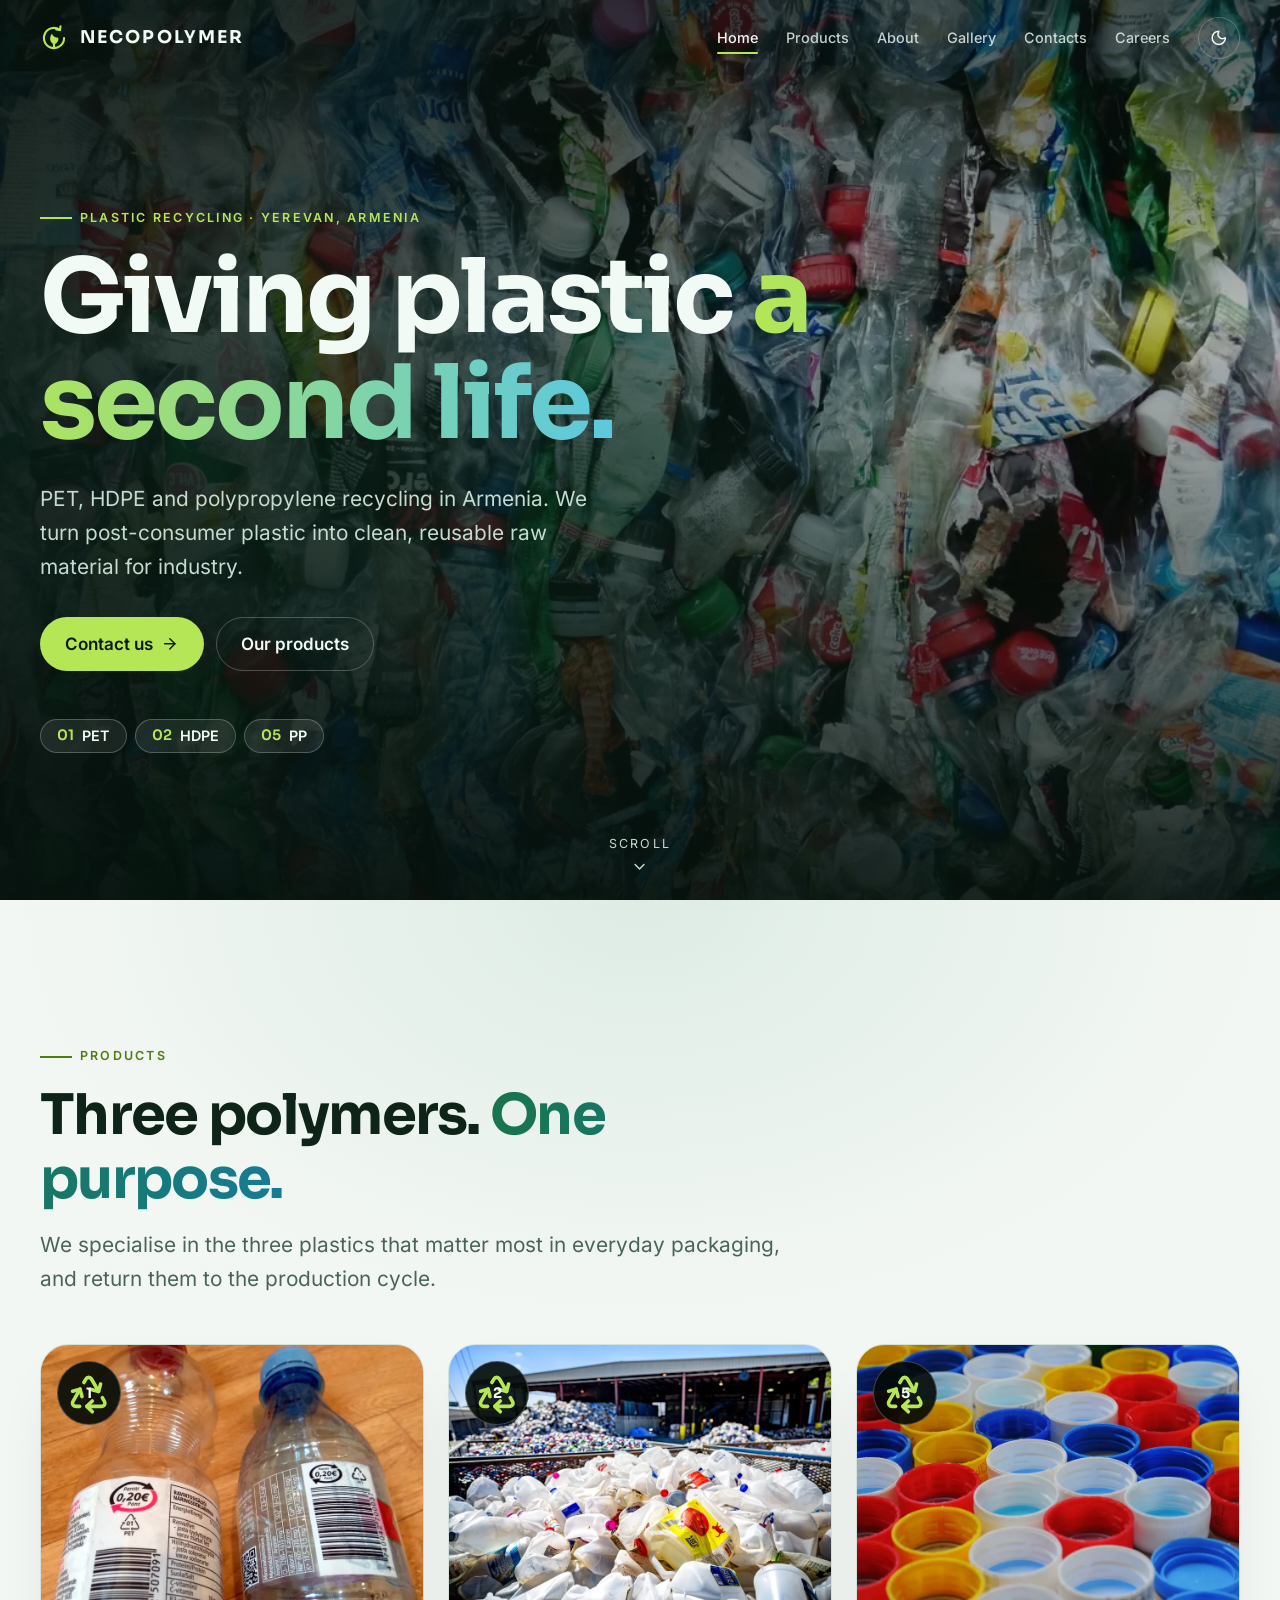
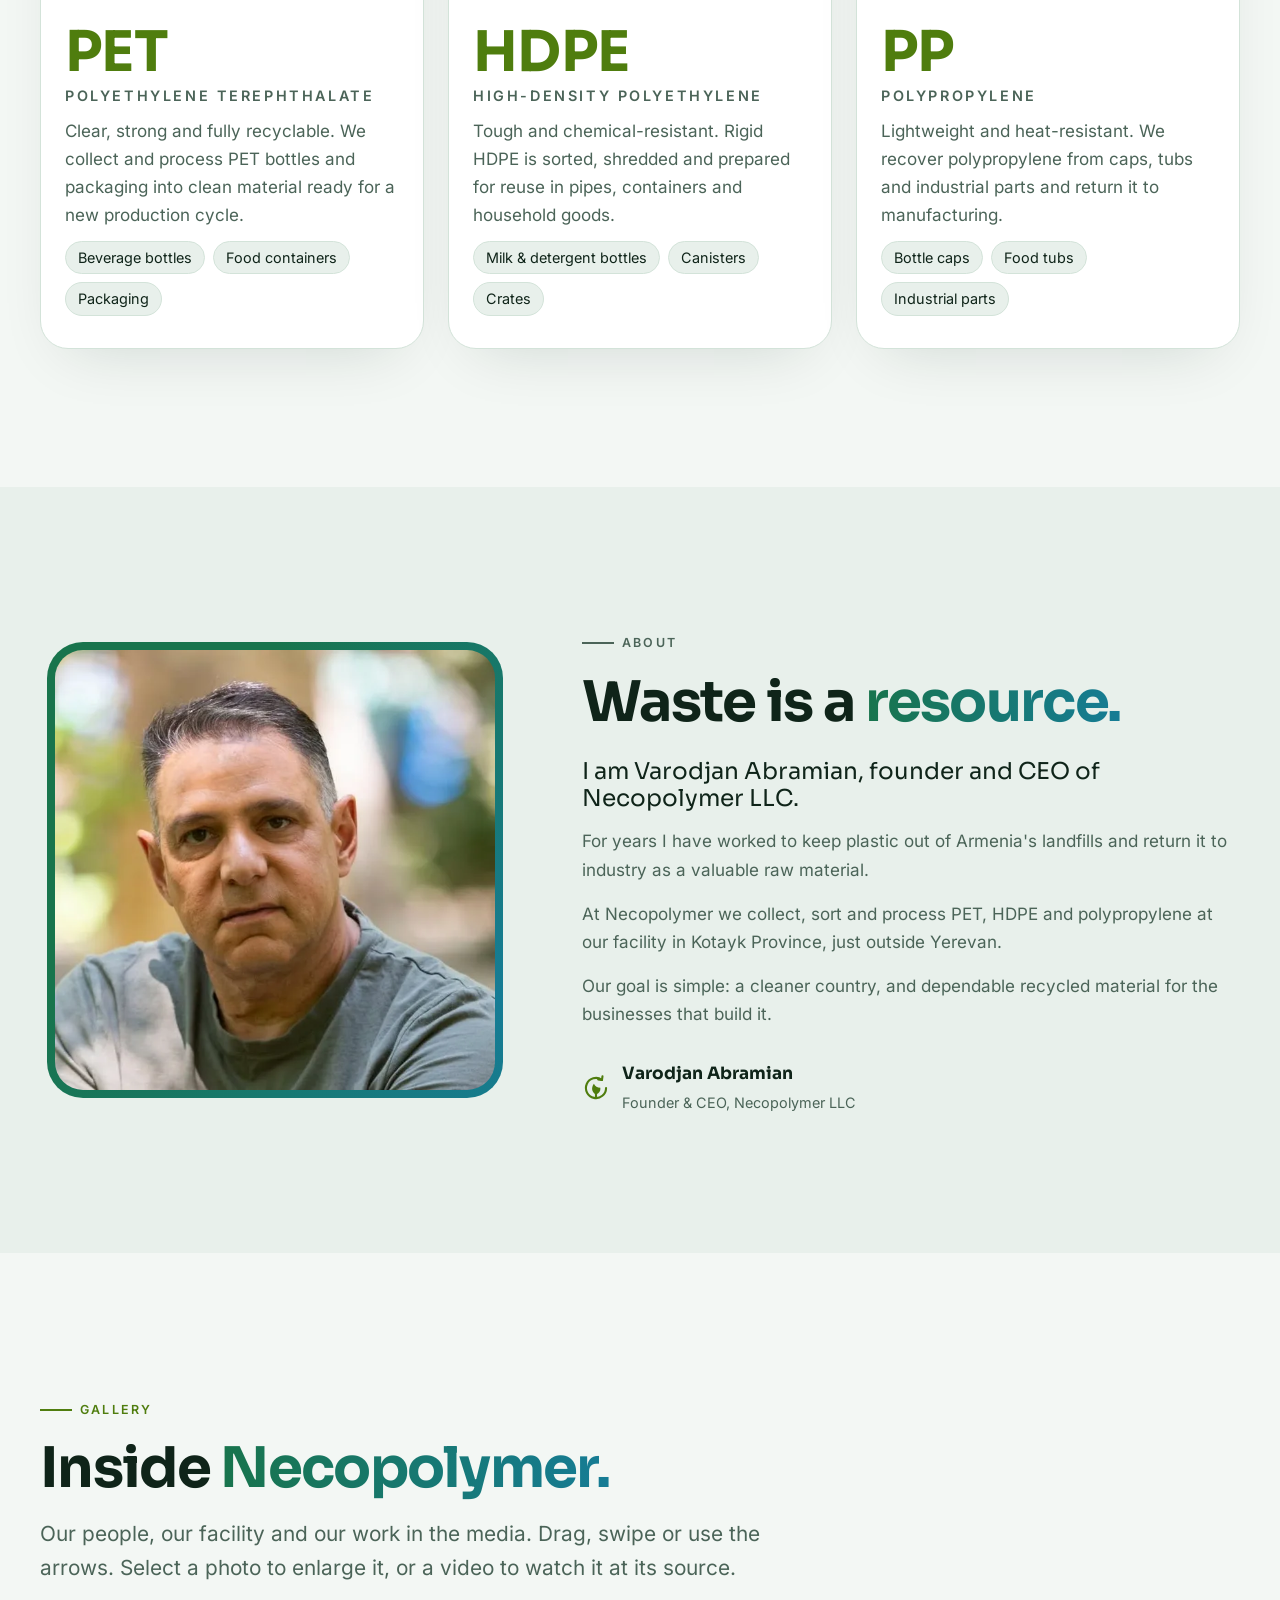
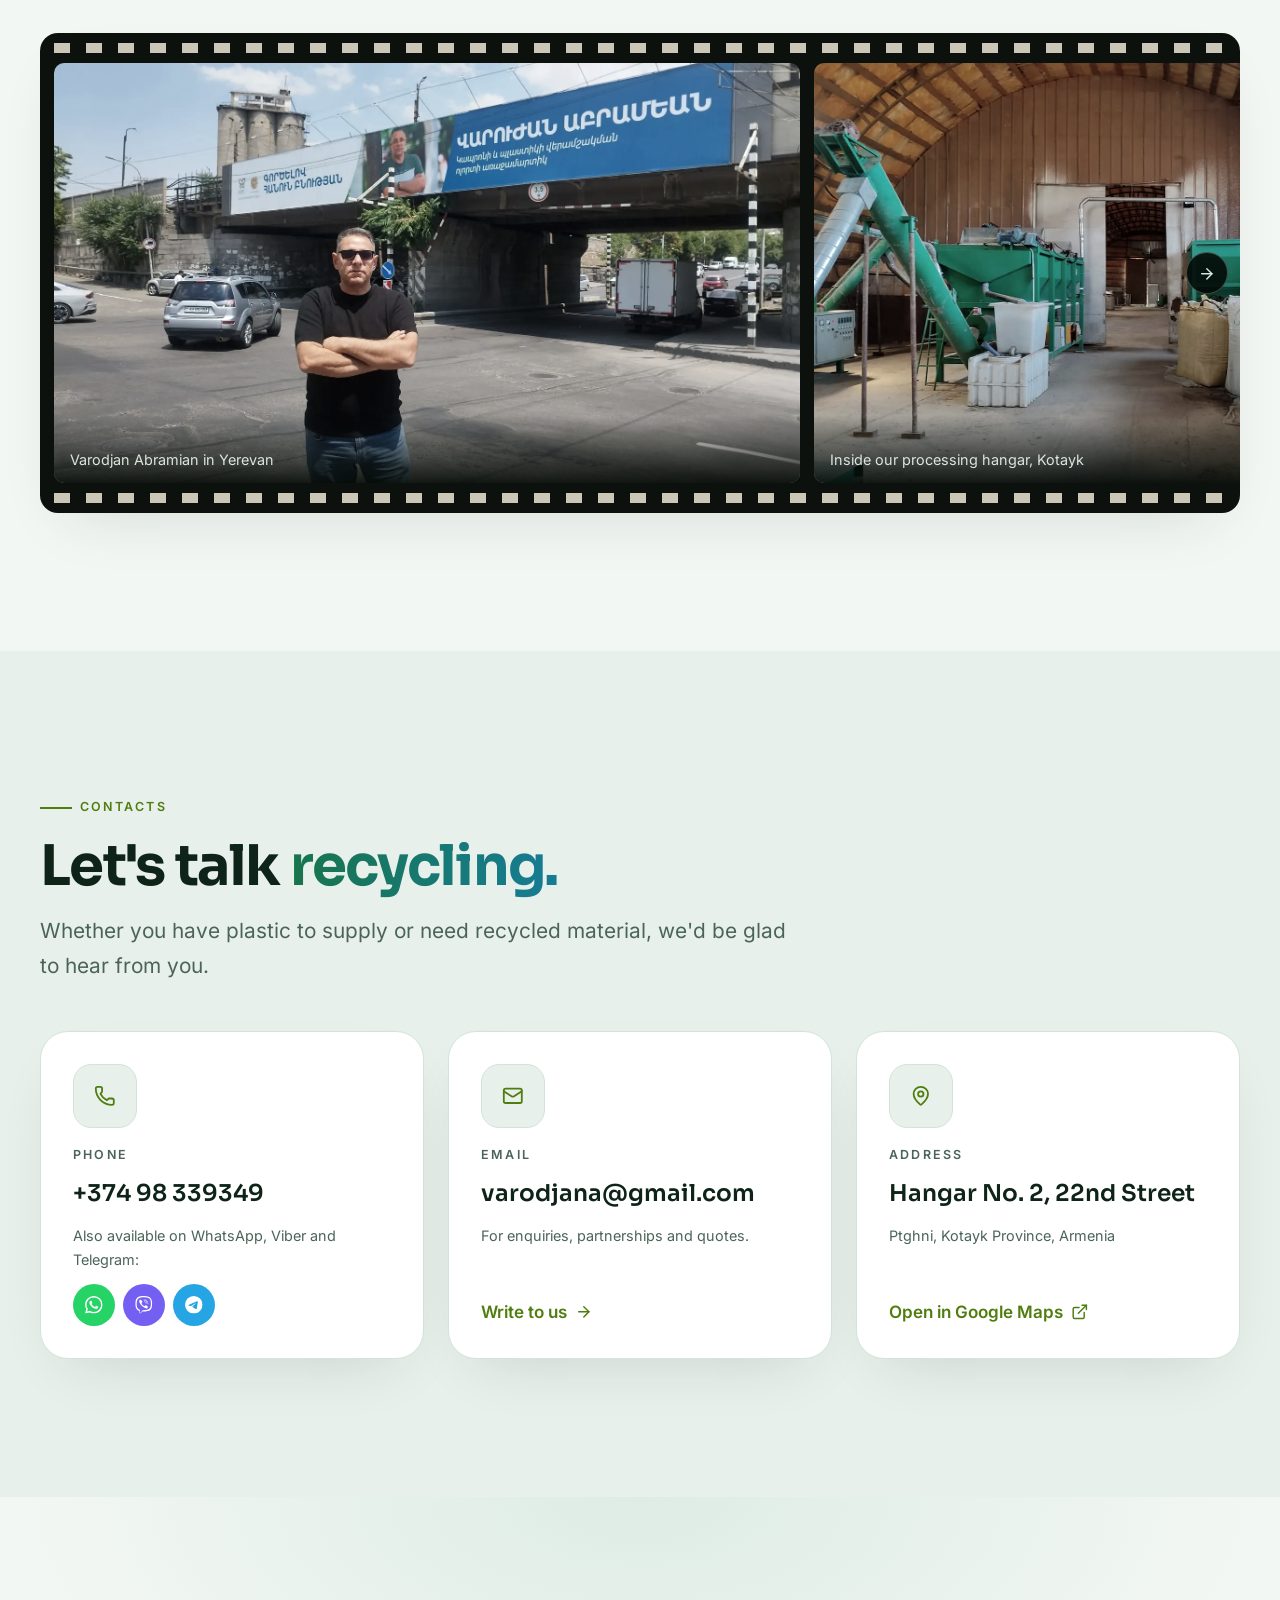
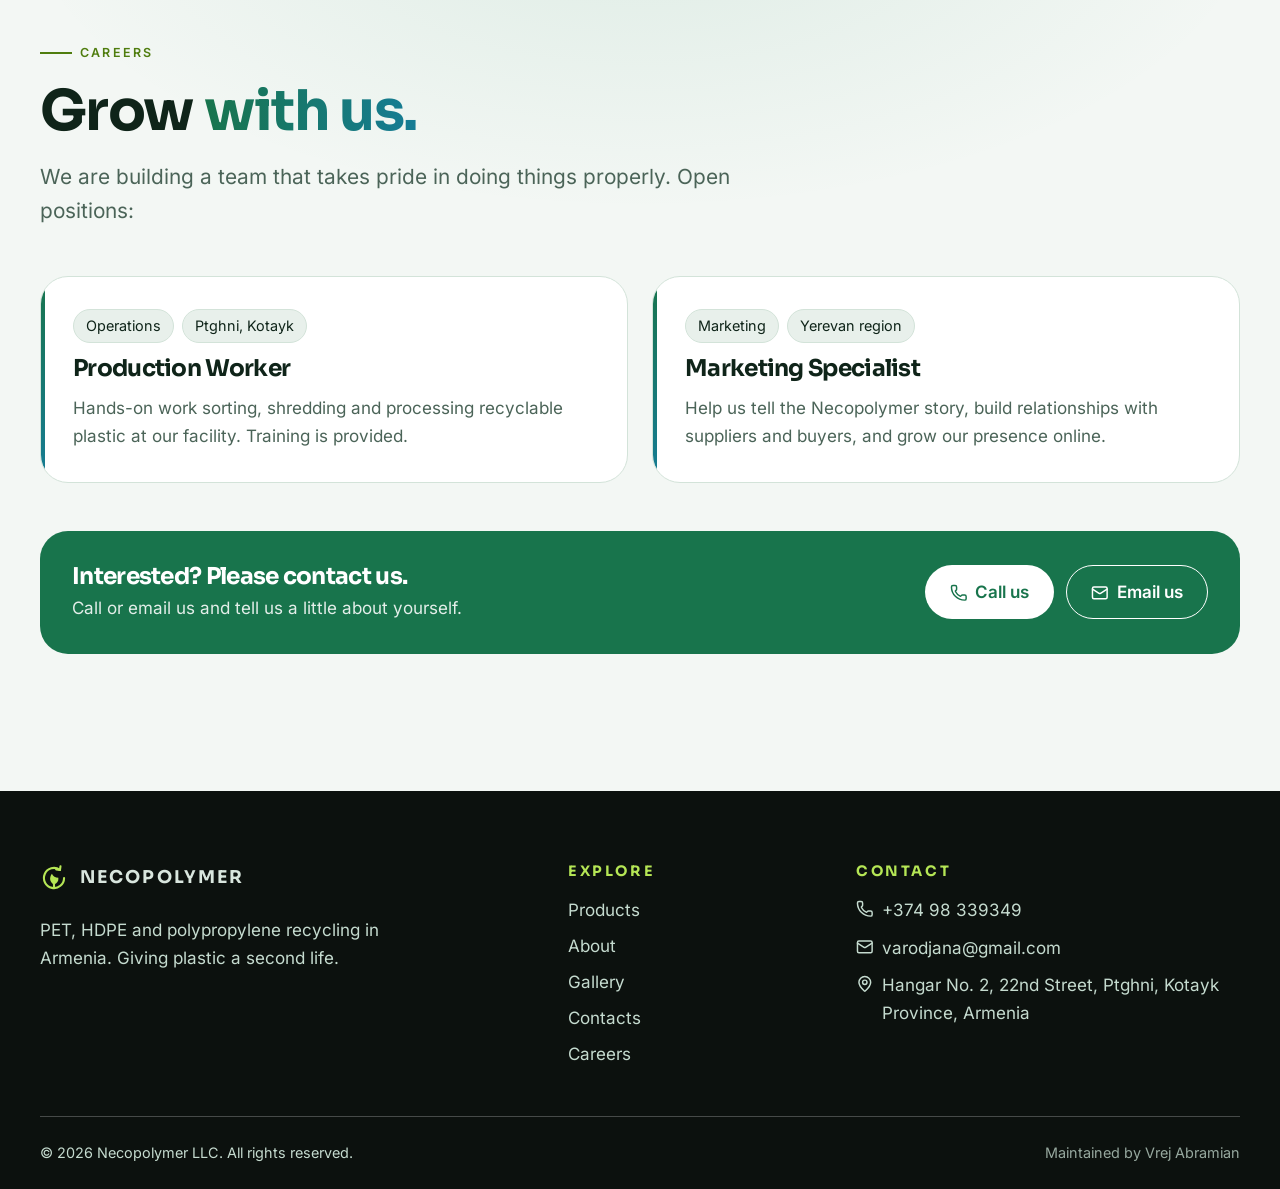
<file: index.html>
<!doctype html>
<html lang="en">
<head>
  <meta charset="utf-8">
  <meta name="viewport" content="width=device-width, initial-scale=1">
  <title>Necopolymer | PET, HDPE &amp; PP Plastic Recycling in Armenia</title>
  <meta name="description" content="Necopolymer LLC recycles PET, HDPE and polypropylene in Kotayk Province, near Yerevan, Armenia. Call +374 98 339349.">
  <link rel="canonical" href="https://necopolymer.com/">
  <meta name="theme-color" content="#0A1A13">
  <meta property="og:type" content="website">
  <meta property="og:site_name" content="Necopolymer">
  <meta property="og:title" content="Necopolymer: giving plastic a second life">
  <meta property="og:description" content="PET, HDPE and polypropylene recycling in Armenia.">
  <meta property="og:url" content="https://necopolymer.com/">
  <meta property="og:image" content="https://necopolymer.com/assets/brand/og-image.jpg">
  <meta name="twitter:card" content="summary_large_image">
  <link rel="icon" href="assets/brand/favicon.svg" type="image/svg+xml">
  <link rel="preload" href="assets/fonts/sora-latin-wght.woff2" as="font" type="font/woff2" crossorigin>
  <link rel="preload" href="assets/fonts/inter-latin-wght.woff2" as="font" type="font/woff2" crossorigin>
  <link rel="preload" href="assets/img/hero/hero.webp" as="image" fetchpriority="high">
  <link rel="stylesheet" href="assets/css/tokens.css">
  <link rel="stylesheet" href="assets/css/base.css">
  <link rel="stylesheet" href="assets/css/components.css">
  <script>
    // Inline on purpose: must run before first paint (no theme flash, no reveal flash).
    document.documentElement.classList.add('js');
    try {
      var saved = localStorage.getItem('neco-theme');
      if (saved === 'light' || saved === 'dark') document.documentElement.dataset.theme = saved;
    } catch (e) {}
  </script>
  <script src="assets/js/theme.js" defer></script>
  <script src="assets/js/nav.js" defer></script>
  <script src="assets/js/reveal.js" defer></script>
  <script src="assets/js/gallery.js" defer></script>
  <script type="application/ld+json">
  {
    "@context": "https://schema.org",
    "@type": "LocalBusiness",
    "name": "Necopolymer LLC",
    "description": "PET, HDPE and polypropylene plastic recycling in Armenia.",
    "url": "https://necopolymer.com/",
    "image": "https://necopolymer.com/assets/brand/og-image.jpg",
    "telephone": "+37498339349",
    "email": "varodjana@gmail.com",
    "founder": { "@type": "Person", "name": "Varodjan Abramian" },
    "address": {
      "@type": "PostalAddress",
      "streetAddress": "22nd Street, Hangar No. 2",
      "addressLocality": "Ptghni",
      "addressRegion": "Kotayk Province",
      "addressCountry": "AM"
    },
    "hasMap": "https://maps.app.goo.gl/LxYBtuq4fgTTaktv6"
  }
  </script>
</head>
<body>
  <a class="skip-link" href="#main">Skip to content</a>

  <header class="site-header" data-header>
    <div class="container header__inner">
      <a class="brand" href="#top" aria-label="Necopolymer, back to top">
        <svg class="brand__mark" aria-hidden="true"><use href="assets/brand/icons.svg#mark"></use></svg>
        <span>NECOPOLYMER</span>
      </a>
      <nav class="nav" aria-label="Main">
        <ul class="nav__list" id="nav-list">
          <li><a class="nav__link" href="#top">Home</a></li>
          <li><a class="nav__link" href="#products">Products</a></li>
          <li><a class="nav__link" href="#about">About</a></li>
          <li><a class="nav__link" href="#gallery">Gallery</a></li>
          <li><a class="nav__link" href="#contacts">Contacts</a></li>
          <li><a class="nav__link" href="#careers">Careers</a></li>
        </ul>
        <button class="icon-btn theme-toggle" type="button" data-theme-toggle aria-label="Switch to light theme">
          <svg class="icon icon--sm" aria-hidden="true"><use href="assets/brand/icons.svg#sun"></use></svg>
        </button>
        <button class="icon-btn nav-toggle" type="button" data-nav-toggle aria-expanded="false" aria-controls="nav-list" aria-label="Open menu">
          <svg class="icon icon--sm" aria-hidden="true"><use href="assets/brand/icons.svg#menu"></use></svg>
        </button>
      </nav>
    </div>
  </header>

  <main id="main">
    <!-- ============ HOME ============ -->
    <section class="hero" id="top" aria-labelledby="hero-title">
      <img class="hero__media" src="assets/img/hero/hero.webp" alt="" width="1024" height="768" fetchpriority="high">
      <div class="hero__overlay" aria-hidden="true"></div>
      <div class="container">
        <div class="hero__content">
          <p class="eyebrow hero__eyebrow" data-reveal>Plastic recycling · Yerevan, Armenia</p>
          <h1 class="hero__title" id="hero-title" data-reveal style="--d:1">Giving plastic <span class="text-gradient">a second life.</span></h1>
          <p class="hero__lead" data-reveal style="--d:2">PET, HDPE and polypropylene recycling in Armenia. We turn post-consumer plastic into clean, reusable raw material for industry.</p>
          <div class="hero__actions" data-reveal style="--d:3">
            <a class="btn btn--accent" href="#contacts">Contact us
              <svg class="icon icon--sm" aria-hidden="true"><use href="assets/brand/icons.svg#arrow-right"></use></svg></a>
            <a class="btn btn--ghost" href="#products">Our products</a>
          </div>
          <ul class="hero__chips" data-reveal style="--d:4" aria-label="Materials we recycle">
            <li class="chip"><span class="chip__code">01</span>PET</li>
            <li class="chip"><span class="chip__code">02</span>HDPE</li>
            <li class="chip"><span class="chip__code">05</span>PP</li>
          </ul>
        </div>
      </div>
      <a class="hero__scroll" href="#products" aria-label="Scroll to products">
        <span>Scroll</span>
        <svg class="icon icon--sm" aria-hidden="true"><use href="assets/brand/icons.svg#chevron-down"></use></svg>
      </a>
    </section>

    <!-- ============ PRODUCTS ============ -->
    <section class="section products" id="products" aria-labelledby="products-title">
      <div class="container">
        <header class="section__head" data-reveal>
          <p class="eyebrow">Products</p>
          <h2 class="section__title" id="products-title">Three polymers. <span class="text-gradient">One purpose.</span></h2>
          <p class="section__lead">We specialise in the three plastics that matter most in everyday packaging, and return them to the production cycle.</p>
        </header>
        <div class="product-grid">
          <article class="product-card" data-reveal>
            <div class="product-card__media">
              <img src="assets/img/products/pet.webp" alt="Clear PET drinking bottles marked with resin code 1" width="900" height="600" loading="lazy">
              <span class="resin-badge" role="img" aria-label="Resin identification code 1">
                <svg class="icon" aria-hidden="true"><use href="assets/brand/icons.svg#recycle"></use></svg>
                <span class="resin-badge__num" aria-hidden="true">1</span>
              </span>
            </div>
            <div class="product-card__body">
              <h3><span class="product-card__abbr">PET</span><span class="product-card__name">Polyethylene terephthalate</span></h3>
              <p class="product-card__text">Clear, strong and fully recyclable. We collect and process PET bottles and packaging into clean material ready for a new production cycle.</p>
              <ul class="tags" aria-label="Typical sources">
                <li class="tag">Beverage bottles</li><li class="tag">Food containers</li><li class="tag">Packaging</li>
              </ul>
            </div>
          </article>
          <article class="product-card" data-reveal style="--d:1">
            <div class="product-card__media">
              <img src="assets/img/products/hdpe.webp" alt="Used HDPE milk and detergent jugs at a recycling yard" width="900" height="600" loading="lazy">
              <span class="resin-badge" role="img" aria-label="Resin identification code 2">
                <svg class="icon" aria-hidden="true"><use href="assets/brand/icons.svg#recycle"></use></svg>
                <span class="resin-badge__num" aria-hidden="true">2</span>
              </span>
            </div>
            <div class="product-card__body">
              <h3><span class="product-card__abbr">HDPE</span><span class="product-card__name">High-density polyethylene</span></h3>
              <p class="product-card__text">Tough and chemical-resistant. Rigid HDPE is sorted, shredded and prepared for reuse in pipes, containers and household goods.</p>
              <ul class="tags" aria-label="Typical sources">
                <li class="tag">Milk &amp; detergent bottles</li><li class="tag">Canisters</li><li class="tag">Crates</li>
              </ul>
            </div>
          </article>
          <article class="product-card" data-reveal style="--d:2">
            <div class="product-card__media">
              <img src="assets/img/products/pp.webp" alt="Colourful polypropylene bottle caps" width="900" height="600" loading="lazy">
              <span class="resin-badge" role="img" aria-label="Resin identification code 5">
                <svg class="icon" aria-hidden="true"><use href="assets/brand/icons.svg#recycle"></use></svg>
                <span class="resin-badge__num" aria-hidden="true">5</span>
              </span>
            </div>
            <div class="product-card__body">
              <h3><span class="product-card__abbr">PP</span><span class="product-card__name">Polypropylene</span></h3>
              <p class="product-card__text">Lightweight and heat-resistant. We recover polypropylene from caps, tubs and industrial parts and return it to manufacturing.</p>
              <ul class="tags" aria-label="Typical sources">
                <li class="tag">Bottle caps</li><li class="tag">Food tubs</li><li class="tag">Industrial parts</li>
              </ul>
            </div>
          </article>
        </div>
      </div>
    </section>

    <!-- ============ ABOUT ============ -->
    <section class="section section--alt about" id="about" aria-labelledby="about-title">
      <div class="container about__grid">
        <div class="portrait" data-reveal>
          <img src="assets/img/about/varodjan-abramian.webp" alt="Portrait of Varodjan Abramian, founder and CEO of Necopolymer LLC" width="640" height="640" loading="lazy">
        </div>
        <div class="about__text" data-reveal style="--d:1">
          <p class="eyebrow">About</p>
          <h2 class="section__title" id="about-title">Waste is a <span class="text-gradient">resource.</span></h2>
          <p class="about__quote">I am Varodjan Abramian, founder and CEO of Necopolymer LLC.</p>
          <p>For years I have worked to keep plastic out of Armenia's landfills and return it to industry as a valuable raw material.</p>
          <p>At Necopolymer we collect, sort and process PET, HDPE and polypropylene at our facility in Kotayk Province, just outside Yerevan.</p>
          <p>Our goal is simple: a cleaner country, and dependable recycled material for the businesses that build it.</p>
          <div class="signature">
            <svg class="brand__mark" aria-hidden="true"><use href="assets/brand/icons.svg#mark"></use></svg>
            <div><strong>Varodjan Abramian</strong><span>Founder &amp; CEO, Necopolymer LLC</span></div>
          </div>
        </div>
      </div>
    </section>

    <!-- ============ GALLERY ============ -->
    <section class="section gallery" id="gallery" aria-labelledby="gallery-title">
      <div class="container">
        <header class="section__head" data-reveal>
          <p class="eyebrow">Gallery</p>
          <h2 class="section__title" id="gallery-title">Inside <span class="text-gradient">Necopolymer.</span></h2>
          <p class="section__lead">Our people, our facility and our work in the media. Drag, swipe or use the arrows. Select a photo to enlarge it, or a video to watch it at its source.</p>
        </header>
        <div class="film" data-film data-reveal>
          <button class="film__nav film__nav--prev" type="button" data-film-prev aria-label="Previous frames">
            <svg class="icon icon--sm" aria-hidden="true"><use href="assets/brand/icons.svg#arrow-left"></use></svg>
          </button>
          <div class="film__track" role="region" aria-label="Photo and video strip" tabindex="0">
            <figure class="film__frame">
              <button class="film__open" type="button" aria-label="Enlarge photo: Varodjan Abramian in Yerevan">
                <img src="assets/img/gallery/varodjan-yerevan.webp" alt="Varodjan Abramian standing in front of his recycling billboard in Yerevan" width="1600" height="901" loading="lazy" draggable="false">
              </button>
              <figcaption>Varodjan Abramian in Yerevan</figcaption>
            </figure>
            <figure class="film__frame">
              <button class="film__open" type="button" aria-label="Enlarge photo: inside our processing hangar">
                <img src="assets/img/gallery/hangar.webp" alt="Recycling equipment and bulk bags of plastic inside the Necopolymer hangar" width="1440" height="960" loading="lazy" draggable="false">
              </button>
              <figcaption>Inside our processing hangar, Kotayk</figcaption>
            </figure>
            <figure class="film__frame">
              <a class="film__open film__open--video" href="https://www.youtube.com/watch?v=NToIhzARzUc" target="_blank" rel="noopener" draggable="false" aria-label="Watch on YouTube, opens in a new tab: Acting for Nature, Ministry of Environment of Armenia">
                <img src="assets/img/gallery/video-acting-for-nature.webp" alt="Shredded multicoloured PET flakes" width="565" height="318" loading="lazy" draggable="false">
                <span class="film__play" aria-hidden="true"><svg class="icon"><use href="assets/brand/icons.svg#play"></use></svg></span>
                <span class="film__source" aria-hidden="true"><svg class="icon icon--sm"><use href="assets/brand/icons.svg#youtube"></use></svg>YouTube</span>
              </a>
              <figcaption>"Acting for Nature", Ministry of Environment of Armenia</figcaption>
            </figure>
            <figure class="film__frame">
              <a class="film__open film__open--video" href="https://www.youtube.com/watch?v=mpYKI2FZSgc" target="_blank" rel="noopener" draggable="false" aria-label="Watch on YouTube, opens in a new tab: Plastic waste recycling in Armenia, EcoLur">
                <img src="assets/img/gallery/video-ecolur-plastic.webp" alt="A bulk bag full of empty plastic bottles" width="960" height="540" loading="lazy" draggable="false">
                <span class="film__play" aria-hidden="true"><svg class="icon"><use href="assets/brand/icons.svg#play"></use></svg></span>
                <span class="film__source" aria-hidden="true"><svg class="icon icon--sm"><use href="assets/brand/icons.svg#youtube"></use></svg>YouTube</span>
              </a>
              <figcaption>Plastic waste recycling in Armenia, EcoLur</figcaption>
            </figure>
            <figure class="film__frame">
              <a class="film__open film__open--video" href="https://www.instagram.com/reel/DcRIEHKMu4g/" target="_blank" rel="noopener" draggable="false" aria-label="Watch on Instagram, opens in a new tab: Varodjan Abramian's plastics plant, Hayern Aysor">
                <img src="assets/img/gallery/video-hayern-aysor.webp" alt="A shredding line and bulk bags of plastic flakes inside a recycling hangar" width="640" height="360" loading="lazy" draggable="false">
                <span class="film__play" aria-hidden="true"><svg class="icon"><use href="assets/brand/icons.svg#play"></use></svg></span>
                <span class="film__source" aria-hidden="true"><svg class="icon icon--sm"><use href="assets/brand/icons.svg#instagram"></use></svg>Instagram</span>
              </a>
              <figcaption>Varodjan Abramian's plastics plant, Hayern Aysor</figcaption>
            </figure>
          </div>
          <button class="film__nav film__nav--next" type="button" data-film-next aria-label="Next frames">
            <svg class="icon icon--sm" aria-hidden="true"><use href="assets/brand/icons.svg#arrow-right"></use></svg>
          </button>
        </div>
      </div>
    </section>

    <!-- ============ CONTACTS ============ -->
    <section class="section section--alt contacts" id="contacts" aria-labelledby="contacts-title">
      <div class="container">
        <header class="section__head" data-reveal>
          <p class="eyebrow">Contacts</p>
          <h2 class="section__title" id="contacts-title">Let's talk <span class="text-gradient">recycling.</span></h2>
          <p class="section__lead">Whether you have plastic to supply or need recycled material, we'd be glad to hear from you.</p>
        </header>
        <div class="contact-grid">
          <article class="contact-card" data-reveal>
            <span class="contact-card__icon"><svg class="icon" aria-hidden="true"><use href="assets/brand/icons.svg#phone"></use></svg></span>
            <h3 class="contact-card__label">Phone</h3>
            <a class="contact-card__value" href="tel:+37498339349">+374 98 339349</a>
            <p class="contact-card__note">Also available on WhatsApp, Viber and Telegram:</p>
            <div class="messengers">
              <a class="messenger messenger--whatsapp" href="https://wa.me/37498339349" target="_blank" rel="noopener" aria-label="Chat on WhatsApp" title="WhatsApp">
                <svg class="icon icon--sm" aria-hidden="true"><use href="assets/brand/icons.svg#whatsapp"></use></svg></a>
              <a class="messenger messenger--viber" href="viber://chat?number=%2B37498339349" aria-label="Chat on Viber" title="Viber">
                <svg class="icon icon--sm" aria-hidden="true"><use href="assets/brand/icons.svg#viber"></use></svg></a>
              <a class="messenger messenger--telegram" href="https://t.me/+37498339349" target="_blank" rel="noopener" aria-label="Chat on Telegram" title="Telegram">
                <svg class="icon icon--sm" aria-hidden="true"><use href="assets/brand/icons.svg#telegram"></use></svg></a>
            </div>
          </article>
          <article class="contact-card" data-reveal style="--d:1">
            <span class="contact-card__icon"><svg class="icon" aria-hidden="true"><use href="assets/brand/icons.svg#mail"></use></svg></span>
            <h3 class="contact-card__label">Email</h3>
            <a class="contact-card__value" href="mailto:varodjana@gmail.com">varodjana@gmail.com</a>
            <p class="contact-card__note">For enquiries, partnerships and quotes.</p>
            <a class="link-arrow" href="mailto:varodjana@gmail.com">Write to us
              <svg class="icon icon--sm" aria-hidden="true"><use href="assets/brand/icons.svg#arrow-right"></use></svg></a>
          </article>
          <article class="contact-card" data-reveal style="--d:2">
            <span class="contact-card__icon"><svg class="icon" aria-hidden="true"><use href="assets/brand/icons.svg#map-pin"></use></svg></span>
            <h3 class="contact-card__label">Address</h3>
            <p class="contact-card__value">Hangar No. 2, 22nd Street</p>
            <p class="contact-card__note">Ptghni, Kotayk Province, Armenia</p>
            <a class="link-arrow" href="https://maps.app.goo.gl/LxYBtuq4fgTTaktv6" target="_blank" rel="noopener">Open in Google Maps
              <svg class="icon icon--sm" aria-hidden="true"><use href="assets/brand/icons.svg#external-link"></use></svg></a>
          </article>
        </div>
      </div>
    </section>

    <!-- ============ CAREERS ============ -->
    <section class="section careers" id="careers" aria-labelledby="careers-title">
      <div class="container">
        <header class="section__head" data-reveal>
          <p class="eyebrow">Careers</p>
          <h2 class="section__title" id="careers-title">Grow <span class="text-gradient">with us.</span></h2>
          <p class="section__lead">We are building a team that takes pride in doing things properly. Open positions:</p>
        </header>
        <div class="job-grid">
          <article class="job-card" data-reveal>
            <ul class="job-card__meta"><li class="tag">Operations</li><li class="tag">Ptghni, Kotayk</li></ul>
            <h3 class="job-card__title">Production Worker</h3>
            <p>Hands-on work sorting, shredding and processing recyclable plastic at our facility. Training is provided.</p>
          </article>
          <article class="job-card" data-reveal style="--d:1">
            <ul class="job-card__meta"><li class="tag">Marketing</li><li class="tag">Yerevan region</li></ul>
            <h3 class="job-card__title">Marketing Specialist</h3>
            <p>Help us tell the Necopolymer story, build relationships with suppliers and buyers, and grow our presence online.</p>
          </article>
        </div>
        <div class="careers__cta" data-reveal>
          <div>
            <h3>Interested? Please contact us.</h3>
            <p>Call or email us and tell us a little about yourself.</p>
          </div>
          <div class="careers__actions">
            <a class="btn btn--light" href="tel:+37498339349">
              <svg class="icon icon--sm" aria-hidden="true"><use href="assets/brand/icons.svg#phone"></use></svg>Call us</a>
            <a class="btn btn--outline-light" href="mailto:varodjana@gmail.com?subject=Job%20application">
              <svg class="icon icon--sm" aria-hidden="true"><use href="assets/brand/icons.svg#mail"></use></svg>Email us</a>
          </div>
        </div>
      </div>
    </section>
  </main>

  <footer class="site-footer">
    <div class="container">
      <div class="footer__grid">
        <div class="footer__brand">
          <a class="brand" href="#top">
            <svg class="brand__mark" aria-hidden="true"><use href="assets/brand/icons.svg#mark"></use></svg>
            <span>NECOPOLYMER</span>
          </a>
          <p>PET, HDPE and polypropylene recycling in Armenia. Giving plastic a second life.</p>
        </div>
        <div>
          <h2 class="footer__title">Explore</h2>
          <ul class="footer__list">
            <li><a href="#products">Products</a></li>
            <li><a href="#about">About</a></li>
            <li><a href="#gallery">Gallery</a></li>
            <li><a href="#contacts">Contacts</a></li>
            <li><a href="#careers">Careers</a></li>
          </ul>
        </div>
        <div>
          <h2 class="footer__title">Contact</h2>
          <ul class="footer__list">
            <li><a href="tel:+37498339349"><svg class="icon icon--sm" aria-hidden="true"><use href="assets/brand/icons.svg#phone"></use></svg>+374 98 339349</a></li>
            <li><a href="mailto:varodjana@gmail.com"><svg class="icon icon--sm" aria-hidden="true"><use href="assets/brand/icons.svg#mail"></use></svg>varodjana@gmail.com</a></li>
            <li><a href="https://maps.app.goo.gl/LxYBtuq4fgTTaktv6" target="_blank" rel="noopener"><svg class="icon icon--sm" aria-hidden="true"><use href="assets/brand/icons.svg#map-pin"></use></svg>Hangar No. 2, 22nd Street, Ptghni, Kotayk Province, Armenia</a></li>
          </ul>
        </div>
      </div>
      <div class="footer__bottom">
        <p>© 2026 Necopolymer LLC. All rights reserved.</p>
        <p class="footer__credit">Maintained by Vrej Abramian</p>
      </div>
    </div>
  </footer>

  <dialog class="lightbox" data-lightbox aria-label="Photo viewer">
    <button class="icon-btn lightbox__close" type="button" data-lightbox-close aria-label="Close photo">
      <svg class="icon icon--sm" aria-hidden="true"><use href="assets/brand/icons.svg#x"></use></svg>
    </button>
    <figure class="lightbox__figure">
      <img class="lightbox__img" alt="">
      <figcaption class="lightbox__caption"></figcaption>
    </figure>
  </dialog>
</body>
</html>
</file>
<file: assets/css/tokens.css>
/* ==========================================================================
   Necopolymer design tokens: THE place to restyle the site.
   Every colour, font, size, radius and duration lives here. Other CSS files
   hold no colour literals (enforced by scripts/check.py).
   Scheme-dependent colours are declared once as light-dark(LIGHT, DARK).
   ========================================================================== */
:root {
  color-scheme: light dark;

  /* ---- Palette: page ---- */
  --c-bg:            light-dark(#F3F7F4, #0A1A13);
  --c-bg-alt:        light-dark(#E8F0EB, #0D2119);
  --c-surface:       light-dark(#FFFFFF, #12281E);
  --c-border:        light-dark(#D3E3D9, #23443A);
  --c-text:          light-dark(#0F2419, #EAF4EE);
  --c-text-muted:    light-dark(#4B6458, #A3BCAF);
  --c-primary:       light-dark(#18744C, #1F8A5B);
  --c-primary-hover: light-dark(#125E3D, #27A56D);
  --c-on-primary:    #FFFFFF;
  --c-accent:        light-dark(#4F7D0E, #B5E655);
  --c-accent-2:      light-dark(#167C95, #5CC8E0);
  --c-on-accent:     #0A1A13;
  --c-cta-bg:        light-dark(#18744C, #15603F);
  --c-focus:         light-dark(#167C95, #5CC8E0);
  --c-shadow:        light-dark(rgb(15 36 25 / 0.16), rgb(0 0 0 / 0.5));
  --c-grad-1:        light-dark(#18744C, #B5E655);
  --c-grad-2:        light-dark(#167C95, #5CC8E0);
  --c-header:        light-dark(rgb(243 247 244 / 0.72), rgb(10 26 19 / 0.6));
  --c-header-solid:  light-dark(rgb(243 247 244 / 0.96), rgb(10 26 19 / 0.94));

  /* ---- Palette: always-dark surfaces (hero, film strip, lightbox, footer) ---- */
  --c-hero-text:        #F2FAF5;
  --c-hero-muted:       #C5DBCF;
  --c-hero-grad-1:      #B5E655;
  --c-hero-grad-2:      #5CC8E0;
  --c-hero-chip:        rgb(255 255 255 / 0.08);
  --c-hero-chip-border: rgb(255 255 255 / 0.24);
  --c-film:             #0C110E;
  --c-film-hole:        #EDE6D3;
  --c-film-text:        #D9E6DE;
  --c-scrim:            rgb(4 10 7 / 0.9);

  /* ---- Messenger brand colours ---- */
  --c-whatsapp: #25D366;
  --c-viber:    #7360F2;
  --c-telegram: #26A5E4;

  /* ---- Gradients ---- */
  --g-hero:
    linear-gradient(90deg, rgb(6 18 13 / 0.78) 0%, rgb(6 18 13 / 0.45) 45%, transparent 75%),
    linear-gradient(180deg, rgb(6 18 13 / 0.7) 0%, rgb(6 18 13 / 0.3) 35%, rgb(6 18 13 / 0.6) 70%, rgb(6 18 13 / 0.92) 100%),
    radial-gradient(120% 80% at 10% 60%, rgb(31 138 91 / 0.4), transparent 60%);
  --g-glow: radial-gradient(70% 50% at 50% 0%, light-dark(rgb(31 138 91 / 0.1), rgb(31 138 91 / 0.2)), transparent 70%);

  /* ---- Typography ---- */
  --font-display: "Sora", ui-sans-serif, system-ui, sans-serif;
  --font-body:    "Inter", ui-sans-serif, system-ui, sans-serif;
  --fs-hero:    clamp(2.75rem, 1.2rem + 6.5vw, 6.75rem);
  --fs-h2:      clamp(2rem, 1.2rem + 3vw, 3.5rem);
  --fs-h3:      clamp(1.2rem, 1.05rem + 0.5vw, 1.45rem);
  --fs-lead:    clamp(1.08rem, 1rem + 0.4vw, 1.3rem);
  --fs-body:    1.0625rem;
  --fs-small:   0.9rem;
  --fs-eyebrow: 0.78rem;
  --fs-brand:   1.1rem;
  --lh-tight:   1.04;
  --lh-heading: 1.15;
  --lh-body:    1.65;
  --tracking-tight:   -0.03em;
  --tracking-eyebrow: 0.18em;
  --tracking-brand:   0.12em;

  /* ---- Space & layout ---- */
  --sp-1: 0.25rem; --sp-2: 0.5rem; --sp-3: 0.75rem; --sp-4: 1rem;
  --sp-5: 1.5rem;  --sp-6: 2rem;   --sp-7: 3rem;    --sp-8: 4.5rem;
  --section-pad: clamp(4.5rem, 3rem + 7vw, 9rem);
  --container: 1200px;
  --container-narrow: 760px;
  --gutter: clamp(1rem, 0.5rem + 3vw, 2rem);
  --header-h: 76px;
  --header-h-scrolled: 62px;
  --line: 2px;
  --border-w: 1px;

  /* ---- Shape & depth ---- */
  --radius-sm: 10px;
  --radius: 18px;
  --radius-lg: 28px;
  --radius-pill: 999px;
  --shadow-card: 0 24px 60px -28px var(--c-shadow);
  --blur: 16px;

  /* ---- Icons & controls ---- */
  --icon-sm: 1.1rem;
  --icon: 1.35rem;
  --icon-lg: 1.75rem;
  --control: 42px;
  --badge: 64px;

  /* ---- Motion ---- */
  --dur-fast: 180ms;
  --dur: 420ms;
  --dur-slow: 900ms;
  --dur-kenburns: 26s;
  --dur-ring: 12s;
  --ease: cubic-bezier(0.2, 0.7, 0.2, 1);
  --reveal-shift: 28px;
  --reveal-stagger: 90ms;

  /* ---- Film strip ---- */
  --film-frame-h: clamp(220px, 40vw, 420px);
  --film-edge: 30px;
  --film-hole-h: 10px;
  --film-hole-w: 16px;
  --film-gap: 14px;
}

/* Explicit choice from the theme toggle (saved in localStorage as "neco-theme"). */
:root[data-theme="light"] { color-scheme: light; }
:root[data-theme="dark"]  { color-scheme: dark; }
</file>
<file: assets/css/base.css>
/* Base: fonts, reset, layout primitives, typography, buttons, reveal. Values come from tokens.css. */
@font-face {
  font-family: "Sora";
  src: url("../fonts/sora-latin-wght.woff2") format("woff2");
  font-weight: 100 800;
  font-display: swap;
}
@font-face {
  font-family: "Inter";
  src: url("../fonts/inter-latin-wght.woff2") format("woff2");
  font-weight: 100 900;
  font-display: swap;
}

*, *::before, *::after { box-sizing: border-box; }
* { margin: 0; }
html { scroll-behavior: smooth; scroll-padding-top: var(--header-h-scrolled); -webkit-text-size-adjust: 100%; }
body {
  background: var(--c-bg);
  color: var(--c-text);
  font-family: var(--font-body);
  font-size: var(--fs-body);
  line-height: var(--lh-body);
  -webkit-font-smoothing: antialiased;
  overflow-x: hidden;
}
img, svg { display: block; max-width: 100%; }
img { height: auto; }
a { color: inherit; text-decoration: none; }
button { font: inherit; color: inherit; background: none; border: 0; cursor: pointer; }
ul { list-style: none; padding: 0; }
h1, h2, h3 { font-family: var(--font-display); font-weight: 700; line-height: var(--lh-heading); letter-spacing: var(--tracking-tight); }
:focus-visible { outline: var(--line) solid var(--c-focus); outline-offset: 3px; border-radius: var(--radius-sm); }
::selection { background: var(--c-primary); color: var(--c-on-primary); }

.skip-link {
  position: absolute; left: var(--sp-4); top: calc(-1 * var(--header-h)); z-index: 100;
  padding: var(--sp-2) var(--sp-4); border-radius: var(--radius-sm);
  background: var(--c-primary); color: var(--c-on-primary);
}
.skip-link:focus { top: var(--sp-4); }
.visually-hidden {
  position: absolute; width: 1px; height: 1px; margin: -1px; padding: 0;
  overflow: hidden; clip: rect(0 0 0 0); white-space: nowrap; border: 0;
}

/* ---- Layout ---- */
.container { width: min(100% - 2 * var(--gutter), var(--container)); margin-inline: auto; }
.section { position: relative; padding-block: var(--section-pad); }
.section--alt { background-color: var(--c-bg-alt); }
.section__head { max-width: var(--container-narrow); margin-bottom: var(--sp-7); }
.section__title { font-size: var(--fs-h2); }
.section__lead { margin-top: var(--sp-4); font-size: var(--fs-lead); color: var(--c-text-muted); }
.eyebrow {
  display: inline-flex; align-items: center; gap: var(--sp-2); margin-bottom: var(--sp-4);
  font-size: var(--fs-eyebrow); font-weight: 600; letter-spacing: var(--tracking-eyebrow); text-transform: uppercase;
  color: var(--c-accent);
}
.eyebrow::before { content: ""; width: var(--sp-6); height: var(--line); background: currentColor; }
.text-gradient {
  background-image: linear-gradient(90deg, var(--c-grad-1), var(--c-grad-2));
  -webkit-background-clip: text; background-clip: text; color: transparent;
}

/* ---- Icons ---- */
.icon { width: var(--icon); height: var(--icon); flex: none; }
.icon--sm { width: var(--icon-sm); height: var(--icon-sm); }
.icon--lg { width: var(--icon-lg); height: var(--icon-lg); }

/* ---- Buttons ---- */
.btn {
  display: inline-flex; align-items: center; gap: var(--sp-2);
  padding: var(--sp-3) var(--sp-5); border: var(--border-w) solid transparent; border-radius: var(--radius-pill);
  font-weight: 600;
  transition: transform var(--dur-fast) var(--ease), background-color var(--dur-fast) var(--ease),
              border-color var(--dur-fast) var(--ease), color var(--dur-fast) var(--ease);
}
.btn:hover { transform: translateY(-2px); }
.btn--primary { background: var(--c-primary); color: var(--c-on-primary); }
.btn--primary:hover { background: var(--c-primary-hover); }
.btn--accent { background: var(--c-accent); color: var(--c-on-accent); }
.btn--ghost { border-color: var(--c-border); color: var(--c-text); }
.btn--ghost:hover { border-color: var(--c-accent); color: var(--c-accent); }

/* ---- Reveal on scroll: hidden only while html.js is set, so no-JS visitors see everything ---- */
.js [data-reveal] {
  opacity: 0; transform: translateY(var(--reveal-shift));
  transition: opacity var(--dur-slow) var(--ease), transform var(--dur-slow) var(--ease);
  transition-delay: calc(var(--d, 0) * var(--reveal-stagger));
}
.js [data-reveal].is-visible { opacity: 1; transform: none; }

@media (prefers-reduced-motion: reduce) {
  html { scroll-behavior: auto; }
  *, *::before, *::after {
    animation-duration: 0.01ms !important; animation-iteration-count: 1 !important;
    transition-duration: 0.01ms !important; transition-delay: 0s !important;
  }
  .js [data-reveal] { opacity: 1; transform: none; }
}
</file>
<file: assets/css/components.css>
/* Components, in page order. Values come from tokens.css. */

/* ================= Header ================= */
/* The glass background lives on ::before so the header itself does not become a containing
   block for the fixed-position mobile menu (backdrop-filter would do that). */
.site-header {
  position: fixed; inset: 0 0 auto 0; z-index: 50;
  height: var(--header-h); display: flex; align-items: center;
  transition: height var(--dur) var(--ease), color var(--dur) var(--ease);
}
.site-header::before {
  content: ""; position: absolute; inset: 0; z-index: -1;
  background: var(--c-header);
  -webkit-backdrop-filter: blur(var(--blur)) saturate(1.4); backdrop-filter: blur(var(--blur)) saturate(1.4);
  border-bottom: var(--border-w) solid var(--c-border);
  transition: opacity var(--dur) var(--ease), background-color var(--dur) var(--ease);
}
.site-header.is-scrolled { height: var(--header-h-scrolled); }
.site-header.is-scrolled::before { background: var(--c-header-solid); }
.header__inner { display: flex; align-items: center; justify-content: space-between; gap: var(--sp-5); }

.brand {
  display: inline-flex; align-items: center; gap: var(--sp-3);
  font-family: var(--font-display); font-size: var(--fs-brand); font-weight: 700; letter-spacing: var(--tracking-brand);
}
.brand__mark { width: var(--icon-lg); height: var(--icon-lg); color: var(--c-accent); }

.nav { display: flex; align-items: center; gap: var(--sp-2); }
.nav__list { display: flex; gap: var(--sp-1); margin-right: var(--sp-2); }
.nav__link {
  position: relative; display: block; padding: var(--sp-2) var(--sp-3);
  font-size: var(--fs-small); font-weight: 500; opacity: 0.8;
  transition: opacity var(--dur-fast) var(--ease);
}
.nav__link::after {
  content: ""; position: absolute; left: var(--sp-3); right: var(--sp-3); bottom: var(--sp-1);
  height: var(--line); border-radius: var(--radius-pill); background: var(--c-accent);
  transform: scaleX(0); transform-origin: left; transition: transform var(--dur) var(--ease);
}
.nav__link:hover, .nav__link.is-active { opacity: 1; }
.nav__link:hover::after, .nav__link.is-active::after { transform: scaleX(1); }

.icon-btn {
  display: inline-grid; place-items: center; width: var(--control); height: var(--control);
  border: var(--border-w) solid var(--c-border); border-radius: var(--radius-pill);
  transition: border-color var(--dur-fast) var(--ease), color var(--dur-fast) var(--ease);
}
.icon-btn:hover { border-color: var(--c-accent); color: var(--c-accent); }
.theme-toggle, .nav-toggle { display: none; }
.js .theme-toggle { display: inline-grid; }

/* Transparent over the hero until the visitor scrolls (only when JS can add .is-scrolled). */
.js .site-header:not(.is-scrolled) { color: var(--c-hero-text); }
.js .site-header:not(.is-scrolled)::before { opacity: 0; }
.js .site-header:not(.is-scrolled) .brand__mark,
.js .site-header:not(.is-scrolled) .icon-btn:hover { color: var(--c-hero-grad-1); }
.js .site-header:not(.is-scrolled) .nav__link::after { background: var(--c-hero-grad-1); }
.js .site-header:not(.is-scrolled) .icon-btn { border-color: var(--c-hero-chip-border); }

@media (max-width: 900px) {
  .js .nav-toggle { display: inline-grid; }
  .nav__list {
    position: fixed; inset: 0; z-index: -1; margin: 0;
    flex-direction: column; justify-content: center; align-items: center; gap: var(--sp-3);
    background: var(--c-header-solid);
    -webkit-backdrop-filter: blur(var(--blur)); backdrop-filter: blur(var(--blur));
    opacity: 0; visibility: hidden;
    transition: opacity var(--dur) var(--ease), visibility var(--dur);
  }
  .nav__link { font-family: var(--font-display); font-size: var(--fs-h3); }
  .nav-open .nav__list { opacity: 1; visibility: visible; }
  .nav-open body { overflow: hidden; }
  .js.nav-open .site-header { color: var(--c-text); }
  .js.nav-open .site-header .brand__mark { color: var(--c-accent); }
  .js.nav-open .site-header .icon-btn { border-color: var(--c-border); }
}
/* Without JS the menu cannot open, so keep the links visible and scrollable instead. */
@media (max-width: 900px) {
  html:not(.js) .nav__list {
    position: static; flex-direction: row; overflow-x: auto; opacity: 1; visibility: visible;
    background: none; -webkit-backdrop-filter: none; backdrop-filter: none; z-index: auto;
  }
  html:not(.js) .nav__link { font-size: var(--fs-small); }
}

/* ================= Hero ================= */
.hero {
  position: relative; isolation: isolate; overflow: hidden;
  min-height: 100svh; display: grid; align-items: center;
  padding-block: calc(var(--header-h) + var(--sp-7)) var(--sp-8);
  background: var(--c-film); color: var(--c-hero-text);
}
.hero__media {
  position: absolute; inset: 0; z-index: -2; width: 100%; height: 100%; object-fit: cover;
  transform-origin: 60% 40%; animation: kenburns var(--dur-kenburns) ease-in-out infinite alternate;
}
.hero__overlay { position: absolute; inset: 0; z-index: -1; background: var(--g-hero); }
@keyframes kenburns {
  from { transform: scale(1.05); }
  to   { transform: scale(1.2) translate3d(-2%, -1.5%, 0); }
}
.hero__content { max-width: 880px; }
.hero__eyebrow { color: var(--c-hero-grad-1); }
.hero__title { font-size: var(--fs-hero); line-height: var(--lh-tight); }
.hero__title .text-gradient { background-image: linear-gradient(90deg, var(--c-hero-grad-1), var(--c-hero-grad-2)); }
.hero__lead { margin-top: var(--sp-5); max-width: 36rem; font-size: var(--fs-lead); color: var(--c-hero-muted); }
.hero__actions { margin-top: var(--sp-6); display: flex; flex-wrap: wrap; gap: var(--sp-3); }
.hero .btn--accent { background: var(--c-hero-grad-1); }
.hero .btn--ghost { border-color: var(--c-hero-chip-border); color: var(--c-hero-text); }
.hero .btn--ghost:hover { border-color: var(--c-hero-grad-1); color: var(--c-hero-grad-1); }
.hero__chips { margin-top: var(--sp-7); display: flex; flex-wrap: wrap; gap: var(--sp-2); }
.chip {
  display: inline-flex; align-items: center; gap: var(--sp-2); padding: var(--sp-1) var(--sp-4);
  border: var(--border-w) solid var(--c-hero-chip-border); border-radius: var(--radius-pill);
  background: var(--c-hero-chip); font-size: var(--fs-small); font-weight: 600;
}
.chip__code { font-family: var(--font-display); color: var(--c-hero-grad-1); }
.hero__scroll {
  position: absolute; left: 50%; bottom: var(--sp-5); translate: -50% 0;
  display: grid; justify-items: center; gap: var(--sp-1);
  font-size: var(--fs-eyebrow); letter-spacing: var(--tracking-eyebrow); text-transform: uppercase; color: var(--c-hero-muted);
}
.hero__scroll .icon { animation: bob 2.2s var(--ease) infinite; }
@keyframes bob { 50% { transform: translateY(6px); } }
@media (max-height: 640px) { .hero__scroll { display: none; } }

/* ================= Products ================= */
.products { background-image: var(--g-glow); }
.product-grid { display: grid; grid-template-columns: repeat(auto-fit, minmax(min(100%, 320px), 1fr)); gap: var(--sp-5); }
.product-card {
  display: flex; flex-direction: column; overflow: hidden;
  background: var(--c-surface); border: var(--border-w) solid var(--c-border); border-radius: var(--radius-lg);
  box-shadow: var(--shadow-card);
  transition: transform var(--dur) var(--ease), border-color var(--dur) var(--ease);
}
.product-card:hover { transform: translateY(-6px); border-color: var(--c-primary); }
.product-card__media { position: relative; aspect-ratio: 3 / 2; overflow: hidden; background: var(--c-bg-alt); }
.product-card__media img { width: 100%; height: 100%; object-fit: cover; transition: transform var(--dur-slow) var(--ease); }
.product-card:hover .product-card__media img { transform: scale(1.06); }
.resin-badge {
  position: absolute; top: var(--sp-4); left: var(--sp-4);
  display: grid; place-items: center; width: var(--badge); height: var(--badge);
  border: var(--border-w) solid var(--c-hero-chip-border); border-radius: var(--radius-pill);
  background: var(--c-scrim); color: var(--c-hero-grad-1);
}
.resin-badge > * { grid-area: 1 / 1; }
.resin-badge .icon { width: 70%; height: 70%; }
.resin-badge__num { font-family: var(--font-display); font-size: var(--fs-small); font-weight: 700; color: var(--c-hero-text); translate: 0 1px; }
.product-card__body { display: grid; gap: var(--sp-3); padding: var(--sp-5) var(--sp-5) var(--sp-6); }
.product-card__abbr { display: block; font-size: var(--fs-h2); line-height: 1; color: var(--c-accent); }
.product-card__name {
  display: block; margin-top: var(--sp-2);
  font-family: var(--font-body); font-size: var(--fs-small); font-weight: 600; letter-spacing: var(--tracking-eyebrow);
  text-transform: uppercase; color: var(--c-text-muted);
}
.product-card__text { color: var(--c-text-muted); }
.tags { display: flex; flex-wrap: wrap; gap: var(--sp-2); }
.tag {
  padding: var(--sp-1) var(--sp-3); border: var(--border-w) solid var(--c-border); border-radius: var(--radius-pill);
  background: var(--c-bg-alt); font-size: var(--fs-small);
}

/* ================= About ================= */
@property --angle { syntax: "<angle>"; inherits: false; initial-value: 0deg; }
@keyframes ring { to { --angle: 360deg; } }
.about__grid { display: grid; grid-template-columns: minmax(0, 5fr) minmax(0, 7fr); gap: var(--sp-8); align-items: center; }
.portrait { position: relative; justify-self: center; width: 100%; max-width: 440px; }
.portrait::before {
  content: ""; position: absolute; inset: calc(-1 * var(--sp-2)); border-radius: calc(var(--radius-lg) + var(--sp-2));
  background: conic-gradient(from var(--angle), var(--c-grad-1), var(--c-grad-2), var(--c-primary), var(--c-grad-1));
  animation: ring var(--dur-ring) linear infinite;
}
.portrait img { position: relative; width: 100%; aspect-ratio: 1; object-fit: cover; border-radius: var(--radius-lg); }
.about__text .section__title { margin-bottom: var(--sp-5); }
.about__text p { color: var(--c-text-muted); }
.about__text p + p { margin-top: var(--sp-4); }
.about__text .about__quote { font-family: var(--font-display); font-size: var(--fs-h3); line-height: var(--lh-heading); color: var(--c-text); }
.signature { display: flex; align-items: center; gap: var(--sp-3); margin-top: var(--sp-6); }
.signature strong { display: block; font-family: var(--font-display); }
.signature span { font-size: var(--fs-small); color: var(--c-text-muted); }
@media (max-width: 860px) { .about__grid { grid-template-columns: 1fr; gap: var(--sp-7); } }

/* ================= Gallery: film strip ================= */
.film {
  position: relative; padding-block: var(--film-edge);
  background: var(--c-film); color: var(--c-film-text); border-radius: var(--radius); box-shadow: var(--shadow-card);
}
.film::before, .film::after {
  content: ""; position: absolute; left: var(--film-gap); right: var(--film-gap); height: var(--film-hole-h);
  background: repeating-linear-gradient(90deg, var(--c-film-hole) 0 var(--film-hole-w), transparent var(--film-hole-w) calc(2 * var(--film-hole-w)));
  opacity: 0.85; pointer-events: none;
}
.film::before { top: calc((var(--film-edge) - var(--film-hole-h)) / 2); }
.film::after { bottom: calc((var(--film-edge) - var(--film-hole-h)) / 2); }
.film__track {
  display: flex; gap: var(--film-gap); padding-inline: var(--film-gap);
  overflow-x: auto; scroll-snap-type: x mandatory; overscroll-behavior-x: contain;
  scrollbar-width: none; cursor: grab;
}
.film__track::-webkit-scrollbar { display: none; }
.film__track.is-dragging { cursor: grabbing; scroll-snap-type: none; }
.film__frame { position: relative; flex: none; height: var(--film-frame-h); overflow: hidden; border-radius: var(--radius-sm); scroll-snap-align: center; }
.film__open { display: block; height: 100%; padding: 0; }
.film__open img {
  width: auto; height: 100%; max-width: none; user-select: none; -webkit-user-drag: none;
  filter: grayscale(0.3) contrast(1.05);
  transition: transform var(--dur-slow) var(--ease), filter var(--dur) var(--ease);
}
.film__frame:hover img, .film__open:focus-visible img { transform: scale(1.04); filter: none; }
.film__open--video { position: relative; color: var(--c-film-text); }
.film__play {
  position: absolute; inset: 0; margin: auto; display: grid; place-items: center;
  width: clamp(52px, 10vw, 76px); aspect-ratio: 1; border-radius: var(--radius-pill);
  background: var(--c-scrim); border: 1px solid var(--c-hero-chip-border); pointer-events: none;
  transition: transform var(--dur) var(--ease), color var(--dur-fast) var(--ease);
}
.film__open--video:hover .film__play, .film__open--video:focus-visible .film__play { transform: scale(1.1); color: var(--c-hero-grad-1); }
.film__source {
  position: absolute; top: var(--sp-3); left: 50%; translate: -50% 0; display: inline-flex; align-items: center; gap: var(--sp-2);
  padding: var(--sp-1) var(--sp-3); border-radius: var(--radius-pill); background: var(--c-scrim);
  font-size: var(--fs-small); pointer-events: none;
}
.film__frame figcaption {
  position: absolute; inset: auto 0 0 0; padding: var(--sp-6) var(--sp-4) var(--sp-3);
  background: linear-gradient(transparent, var(--c-scrim)); font-size: var(--fs-small); pointer-events: none;
}
.film__nav {
  position: absolute; top: 50%; translate: 0 -50%; z-index: 2;
  display: grid; place-items: center; width: var(--control); height: var(--control);
  border: var(--border-w) solid var(--c-hero-chip-border); border-radius: var(--radius-pill);
  background: var(--c-scrim); color: var(--c-film-text);
  transition: opacity var(--dur-fast) var(--ease), color var(--dur-fast) var(--ease);
}
.film__nav:hover { color: var(--c-hero-grad-1); }
.film__nav[disabled] { opacity: 0; pointer-events: none; }
.film__nav--prev { left: var(--sp-3); }
.film__nav--next { right: var(--sp-3); }
html:not(.js) .film__nav { display: none; }

.lightbox {
  width: 100vw; height: 100vh; max-width: 100vw; max-height: 100vh; padding: 0; border: 0;
  background: transparent; color: var(--c-film-text);
}
.lightbox[open] { display: grid; place-items: center; }
.lightbox::backdrop { background: var(--c-scrim); }
.lightbox__figure { display: grid; justify-items: center; gap: var(--sp-3); }
.lightbox__img { width: auto; max-width: 92vw; max-height: 84vh; border-radius: var(--radius-sm); box-shadow: var(--shadow-card); }
.lightbox__caption { font-size: var(--fs-small); text-align: center; }
.lightbox__close { position: fixed; top: var(--sp-4); right: var(--sp-4); border-color: var(--c-hero-chip-border); }

/* ================= Contacts ================= */
.contact-grid { display: grid; grid-template-columns: repeat(auto-fit, minmax(min(100%, 290px), 1fr)); gap: var(--sp-5); }
.contact-card {
  display: flex; flex-direction: column; align-items: flex-start; gap: var(--sp-3); padding: var(--sp-6);
  background: var(--c-surface); border: var(--border-w) solid var(--c-border); border-radius: var(--radius-lg);
  box-shadow: var(--shadow-card);
  transition: transform var(--dur) var(--ease), border-color var(--dur) var(--ease);
}
.contact-card:hover { transform: translateY(-4px); border-color: var(--c-primary); }
.contact-card__icon {
  display: grid; place-items: center; width: var(--badge); height: var(--badge); margin-bottom: var(--sp-2);
  border: var(--border-w) solid var(--c-border); border-radius: var(--radius); background: var(--c-bg-alt); color: var(--c-accent);
}
.contact-card__label {
  font-family: var(--font-body); font-size: var(--fs-eyebrow); font-weight: 600;
  letter-spacing: var(--tracking-eyebrow); text-transform: uppercase; color: var(--c-text-muted);
}
.contact-card__value { font-family: var(--font-display); font-size: var(--fs-h3); font-weight: 600; overflow-wrap: anywhere; }
a.contact-card__value:hover { color: var(--c-accent); }
.contact-card__note { font-size: var(--fs-small); color: var(--c-text-muted); }
.messengers { display: flex; gap: var(--sp-2); margin-top: auto; }
.messenger {
  display: grid; place-items: center; width: var(--control); height: var(--control); border-radius: var(--radius-pill);
  color: var(--c-on-primary); transition: transform var(--dur-fast) var(--ease);
}
.messenger:hover { transform: translateY(-2px) scale(1.06); }
.messenger--whatsapp { background: var(--c-whatsapp); }
.messenger--viber { background: var(--c-viber); }
.messenger--telegram { background: var(--c-telegram); }
.link-arrow { display: inline-flex; align-items: center; gap: var(--sp-2); margin-top: auto; font-weight: 600; color: var(--c-accent); }
.link-arrow .icon { transition: transform var(--dur-fast) var(--ease); }
.link-arrow:hover .icon { transform: translateX(4px); }

/* ================= Careers ================= */
.careers { background-image: var(--g-glow); }
.job-grid { display: grid; grid-template-columns: repeat(auto-fit, minmax(min(100%, 340px), 1fr)); gap: var(--sp-5); }
.job-card {
  position: relative; overflow: hidden; display: grid; align-content: start; gap: var(--sp-3); padding: var(--sp-6);
  background: var(--c-surface); border: var(--border-w) solid var(--c-border); border-radius: var(--radius-lg);
}
.job-card::before { content: ""; position: absolute; inset: 0 auto 0 0; width: var(--sp-1); background: linear-gradient(var(--c-grad-1), var(--c-grad-2)); }
.job-card__meta { display: flex; flex-wrap: wrap; gap: var(--sp-2); }
.job-card__title { font-size: var(--fs-h3); }
.job-card p { color: var(--c-text-muted); }
.careers__cta {
  display: flex; flex-wrap: wrap; align-items: center; justify-content: space-between; gap: var(--sp-5);
  margin-top: var(--sp-7); padding: var(--sp-6); border-radius: var(--radius-lg);
  background: var(--c-cta-bg); color: var(--c-on-primary);
}
.careers__cta h3 { font-size: var(--fs-h3); }
.careers__cta p { margin-top: var(--sp-1); opacity: 0.88; }
.careers__actions { display: flex; flex-wrap: wrap; gap: var(--sp-3); }
.btn--light { background: var(--c-on-primary); color: var(--c-cta-bg); }
.btn--outline-light { border-color: currentColor; color: inherit; }

/* ================= Footer (always dark) ================= */
.site-footer { padding-block: var(--sp-8) var(--sp-5); background: var(--c-film); color: var(--c-film-text); }
.site-footer .brand__mark { color: var(--c-hero-grad-1); }
.footer__grid { display: grid; grid-template-columns: 2fr 1fr 1.6fr; gap: var(--sp-7); }
.footer__brand p { max-width: 22rem; margin-top: var(--sp-4); color: var(--c-hero-muted); }
.footer__title {
  margin-bottom: var(--sp-4); font-size: var(--fs-small); letter-spacing: var(--tracking-eyebrow);
  text-transform: uppercase; color: var(--c-hero-grad-1);
}
.footer__list { display: grid; gap: var(--sp-2); }
.footer__list a { display: inline-flex; align-items: flex-start; gap: var(--sp-2); color: var(--c-hero-muted); transition: color var(--dur-fast) var(--ease); }
.footer__list a:hover { color: var(--c-hero-text); }
.footer__list .icon { margin-top: var(--sp-1); }
.footer__bottom {
  display: flex; flex-wrap: wrap; justify-content: space-between; gap: var(--sp-3);
  margin-top: var(--sp-7); padding-top: var(--sp-5); border-top: var(--border-w) solid var(--c-hero-chip-border);
  font-size: var(--fs-small); color: var(--c-hero-muted);
}
.footer__credit { opacity: 0.75; }
@media (max-width: 760px) { .footer__grid { grid-template-columns: 1fr; gap: var(--sp-6); } }

/* ================= 404 ================= */
.notfound { min-height: 100svh; display: grid; place-content: center; justify-items: start; gap: var(--sp-4); }
</file>
